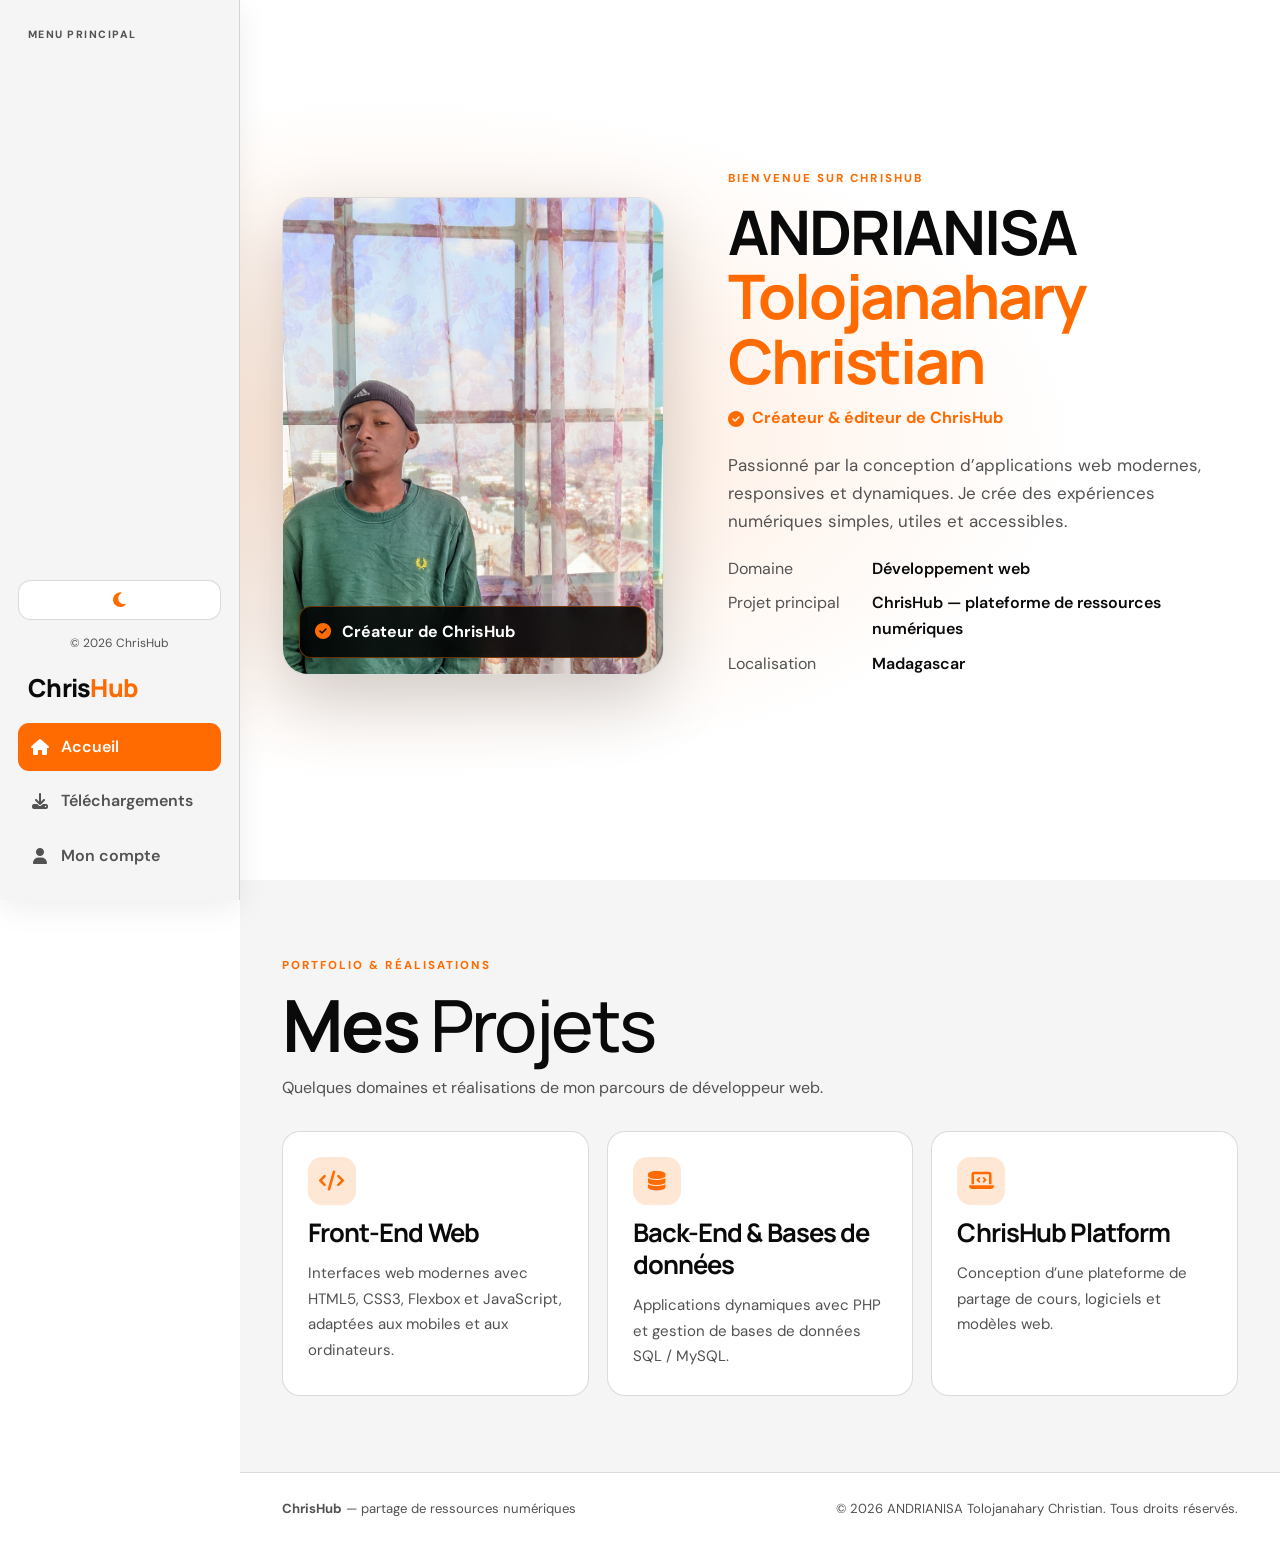
<file: index.html>
<!DOCTYPE html>
<html lang="fr"><head><meta charset="UTF-8"><meta name="viewport" content="width=device-width, initial-scale=1"><meta name="theme-color" content="#000000"><meta name="description" content="ChrisHub — portfolio du créateur et plateforme de ressources numériques."><link rel="preconnect" href="https://fonts.googleapis.com"><link rel="preconnect" href="https://fonts.gstatic.com" crossorigin><link href="https://fonts.googleapis.com/css2?family=DM+Sans:wght@400;500;600;700&family=Manrope:wght@400;500;600;700;800&display=swap" rel="stylesheet"><link rel="stylesheet" href="https://cdnjs.cloudflare.com/ajax/libs/font-awesome/6.5.0/css/all.min.css"><link rel="stylesheet" href="style.css"><title>Accueil | ChrisHub</title></head><body>
<div id="nav" data-page="accueil"></div><main>
<section class="creator-home"><div class="creator-layout wrap">
<figure class="creator-portrait"><img src="createur.jpg" alt="Portrait du créateur de ChrisHub"><figcaption><i class="fa-solid fa-circle-check"></i> Créateur de ChrisHub</figcaption></figure>
<div class="creator-copy"><p class="eyebrow">BIENVENUE SUR CHRISHUB</p><h1>ANDRIANISA <span>Tolojanahary Christian</span></h1><div class="ver"><i class="fa-solid fa-circle-check"></i> Créateur &amp; éditeur de ChrisHub</div>
<p class="intro">Passionné par la conception d’applications web modernes, responsives et dynamiques. Je crée des expériences numériques simples, utiles et accessibles.</p>
<dl class="creator-details"><dt>Domaine</dt><dd>Développement web</dd><dt>Projet principal</dt><dd>ChrisHub — plateforme de ressources numériques</dd><dt>Localisation</dt><dd>Madagascar</dd></dl>
</div>
</div></section>
<section class="sec projects-section" id="projets"><div class="wrap"><div class="hd projects-heading"><p class="eyebrow">PORTFOLIO &amp; RÉALISATIONS</p><h2>Mes <b>Projets</b></h2><p>Quelques domaines et réalisations de mon parcours de développeur web.</p></div>
<div class="cols project-cards"><article class="box project-card"><span class="project-icon"><i class="fa-solid fa-code"></i></span><h3>Front-End Web</h3><p>Interfaces web modernes avec HTML5, CSS3, Flexbox et JavaScript, adaptées aux mobiles et aux ordinateurs.</p></article><article class="box project-card"><span class="project-icon"><i class="fa-solid fa-database"></i></span><h3>Back-End &amp; Bases de données</h3><p>Applications dynamiques avec PHP et gestion de bases de données SQL / MySQL.</p></article><article class="box project-card"><span class="project-icon"><i class="fa-solid fa-laptop-code"></i></span><h3>ChrisHub Platform</h3><p>Conception d’une plateforme de partage de cours, logiciels et modèles web.</p></article></div></div></section>
</main><div id="foot"></div><script src="script.js"></script></body></html>
</file>
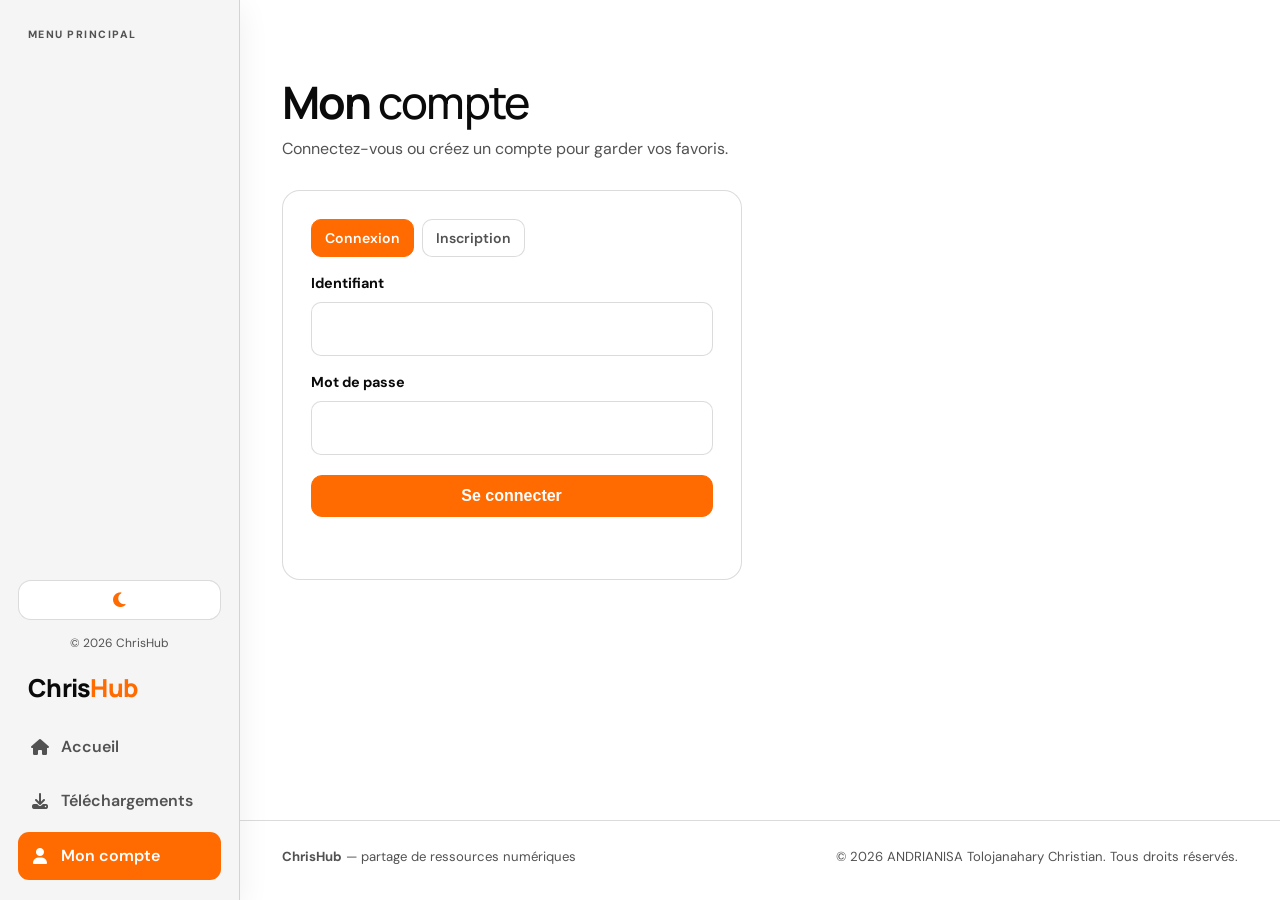
<file: compte.html>
<!DOCTYPE html>
<html lang="fr"><head><meta charset="UTF-8"><meta name="viewport" content="width=device-width, initial-scale=1">
<meta name="theme-color" content="#000000"><meta name="description" content="ChrisHub — ressources numériques, livres PDF, logiciels et modèles web.">
<link rel="preconnect" href="https://fonts.googleapis.com"><link rel="preconnect" href="https://fonts.gstatic.com" crossorigin>
<link href="https://fonts.googleapis.com/css2?family=DM+Sans:wght@400;500;600;700&family=Manrope:wght@400;500;600;700;800&display=swap" rel="stylesheet">
<link rel="stylesheet" href="https://cdnjs.cloudflare.com/ajax/libs/font-awesome/6.5.0/css/all.min.css"><link rel="stylesheet" href="style.css">
<title>Mon compte | ChrisHub</title></head><body>
<div id="nav" data-page="compte"></div><main><section class="sec" id="compte"><div class="wrap">
<div class="hd"><h2>Mon <b>compte</b></h2><p>Connectez-vous ou créez un compte pour garder vos favoris.</p></div>
<div class="acc">
<div hidden="" id="me"><h3>Connecté</h3><p style="color:var(--mute);margin:8px 0 18px">Bienvenue, <strong id="meName"></strong>.</p><button class="btn p" id="out2" type="button">Déconnexion</button></div>
<div id="forms"><div class="chips" id="tabs"><button aria-pressed="true" class="chip" data-t="login">Connexion</button><button aria-pressed="false" class="chip" data-t="signup">Inscription</button></div>
<form class="fm" id="login" novalidate=""><label for="lu">Identifiant</label><input autocomplete="username" id="lu"/><label for="lp">Mot de passe</label><input autocomplete="current-password" id="lp" type="password"/><button class="btn p fw">Se connecter</button><p class="msg" id="lmsg" role="status"></p></form>
<form class="fm" hidden="" id="signup" novalidate=""><label for="nom">Nom complet</label><input autocomplete="name" id="nom"/><label for="su">Identifiant</label><input autocomplete="username" id="su"/><label for="sp">Mot de passe</label><input autocomplete="new-password" id="sp" type="password"/><button class="btn p fw">S’inscrire</button><p class="msg" id="smsg" role="status"></p></form></div>
</div></div></section></main><div id="foot"></div><script src="script.js"></script></body></html>
</file>
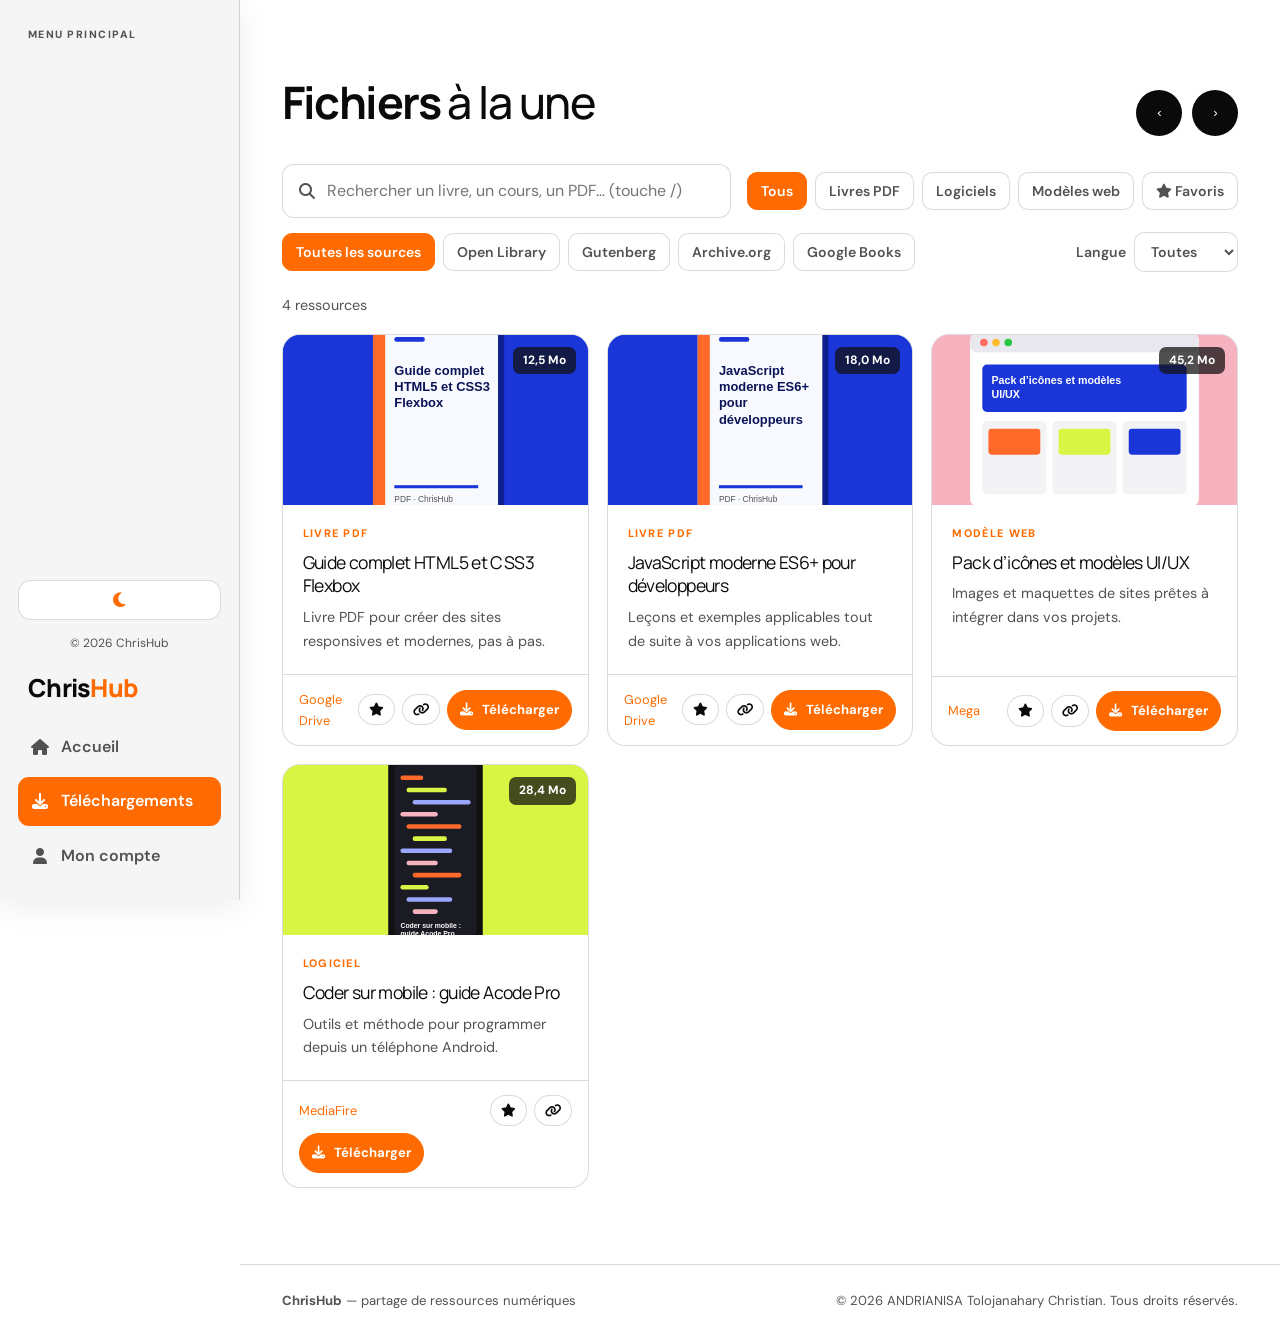
<file: telechargements.html>
<!DOCTYPE html>
<html lang="fr"><head><meta charset="UTF-8"><meta name="viewport" content="width=device-width, initial-scale=1">
<meta name="theme-color" content="#000000"><meta name="description" content="ChrisHub — ressources numériques, livres PDF, logiciels et modèles web.">
<link rel="preconnect" href="https://fonts.googleapis.com"><link rel="preconnect" href="https://fonts.gstatic.com" crossorigin>
<link href="https://fonts.googleapis.com/css2?family=DM+Sans:wght@400;500;600;700&family=Manrope:wght@400;500;600;700;800&display=swap" rel="stylesheet">
<link rel="stylesheet" href="https://cdnjs.cloudflare.com/ajax/libs/font-awesome/6.5.0/css/all.min.css"><link rel="stylesheet" href="style.css">
<title>Téléchargements | ChrisHub</title></head><body>
<div id="nav" data-page="telechargements"></div><main><section class="sec" id="telechargements"><div class="wrap">
<div class="dh"><h2>Fichiers <b>à la une</b></h2><div class="arrows"><button aria-label="Précédent" class="ib" id="prev">‹</button><button aria-label="Suivant" class="ib" id="next">›</button></div></div>
<div class="bar"><label class="search"><i class="fa-solid fa-magnifying-glass"></i><input aria-label="Rechercher" id="q" placeholder="Rechercher un livre, un cours, un PDF… (touche /)" type="search"/></label>
<div class="chips" id="chips"><button aria-pressed="true" class="chip" data-c="all">Tous</button><button aria-pressed="false" class="chip" data-c="livre">Livres PDF</button><button aria-pressed="false" class="chip" data-c="logiciel">Logiciels</button><button aria-pressed="false" class="chip" data-c="modele">Modèles web</button><button aria-pressed="false" class="chip" data-c="fav"><i class="fa-solid fa-star"></i> Favoris</button></div></div>
<div class="bar api-tools"><div class="chips" id="srcs" role="group" aria-label="Sources en ligne"><button aria-pressed="true" class="chip" data-s="all">Toutes les sources</button><button aria-pressed="false" class="chip" data-s="ol">Open Library</button><button aria-pressed="false" class="chip" data-s="gut">Gutenberg</button><button aria-pressed="false" class="chip" data-s="ia">Archive.org</button><button aria-pressed="false" class="chip" data-s="gb">Google Books</button></div>
<label class="lang-sel"><span>Langue</span><select id="lang"><option value="all">Toutes</option><option value="fr">Français</option><option value="en">English</option></select></label></div>
<p aria-live="polite" id="count" style="color:var(--mute);margin-bottom:16px"></p>
<div class="track" id="files"></div></div></section></main><div id="foot"></div><script src="script.js"></script></body></html>
</file>
<file: style.css>
:root{--bg:#000;--bg2:#0a0a0a;--card:#111;--ink:#fff;--mute:#a1a1a1;--line:rgba(255,255,255,.14);--acc:#ff6a2b;--acc2:#f5a30f;--on-acc:#000;--r:22px}
[data-theme=light]{--bg:#f3f3f1;--bg2:#e9e9e6;--card:#fff;--ink:#0a0a0a;--mute:#5c5c5c;--line:rgba(0,0,0,.14);--acc:#e2490f;--acc2:#a86000;--on-acc:#fff}

*{margin:0;padding:0;box-sizing:border-box}html{scroll-behavior:smooth}
body{font-family:'Inter Tight',system-ui,sans-serif;background:var(--bg);color:var(--ink);line-height:1.65}
h1,h2,h3{font-family:'Inter Tight',sans-serif;line-height:1.15;letter-spacing:-.02em}
a{color:inherit}.wrap{width:92%;max-width:1120px;margin:0 auto}.sec{padding:80px 0}.alt{background:var(--bg2)}
:focus-visible{outline:3px solid var(--acc2);outline-offset:2px}
.nav{position:sticky;top:0;z-index:50;background:color-mix(in srgb,var(--bg) 88%,transparent);backdrop-filter:blur(10px);border-bottom:1px solid var(--line)}
.nav .wrap{display:flex;align-items:center;justify-content:space-between;height:64px;gap:16px}
.logo{font:800 1.4rem 'Inter Tight',sans-serif;text-decoration:none}.logo b{color:var(--acc)}
.links{display:flex;gap:22px;align-items:center}.links a{text-decoration:none;color:var(--mute);font-weight:500}
.links a:hover,.links a[aria-current]{color:var(--ink)}.links a[aria-current]{border-bottom:2px solid var(--acc2)}
.ib{background:none;border:1px solid var(--line);color:var(--ink);width:38px;height:38px;border-radius:50%;cursor:pointer}

.btn{display:inline-flex;align-items:center;gap:8px;padding:12px 22px;border-radius:99px;font-weight:600;text-decoration:none;border:1px solid var(--line);background:none;color:var(--ink);cursor:pointer;font-size:1rem;transition:transform .2s}
.btn:hover{transform:translateY(-2px)}.btn.p{background:var(--acc);color:var(--on-acc);border-color:var(--acc)}
.hero{padding:96px 0 70px}.hero .wrap{display:grid;grid-template-columns:1.3fr 1fr;gap:48px;align-items:center}
.hero h1{font-size:clamp(2.3rem,5vw,3.8rem);margin-bottom:18px}.hero p{color:var(--mute);max-width:56ch;margin-bottom:28px;font-size:1.08rem}
.tag{display:inline-block;color:var(--acc2);font-weight:600;margin-bottom:14px}
.btns{display:flex;gap:12px;flex-wrap:wrap}
.hero figure{position:relative;border-radius:var(--r);overflow:hidden;border:1px solid var(--line);aspect-ratio:4/5}
.hero img,.photo img{width:100%;height:100%;object-fit:cover;object-position:center top;display:block}
.hero figcaption{position:absolute;left:12px;bottom:12px;background:var(--bg);padding:6px 12px;border-radius:8px;font-size:.85rem}
.hd{margin-bottom:34px}.hd h2{font-size:clamp(1.8rem,3.5vw,2.4rem)}.hd p{color:var(--mute)}
.bar{display:flex;gap:14px;flex-wrap:wrap;margin-bottom:28px}
.search{flex:1 1 260px;display:flex;align-items:center;gap:10px;background:var(--card);border:1px solid var(--line);border-radius:99px;padding:0 14px}
.search input{flex:1;background:none;border:0;color:var(--ink);padding:12px 0;font-size:1rem;outline:0}
.chips{display:flex;gap:8px;flex-wrap:wrap}.chip{padding:9px 16px;border-radius:99px;border:1px solid var(--line);background:none;color:var(--mute);cursor:pointer;font-size:.95rem}
.chip[aria-pressed=true]{background:var(--acc);color:var(--on-acc);border-color:var(--acc)}

.file{background:var(--card);border:1px solid var(--line);border-radius:var(--r);padding:22px;display:flex;flex-direction:column;gap:10px}
.file .top{display:flex;justify-content:space-between;align-items:center;color:var(--acc)}
.file .top span{color:var(--mute);font-size:.85rem}.file h3{font-size:1.15rem}.file p{color:var(--mute);font-size:.93rem;flex:1}
.file .ft{display:flex;gap:8px;align-items:center;padding-top:12px;border-top:1px solid var(--line)}
.file .host{flex:1;font-size:.85rem;color:var(--acc2)}.file .btn{padding:8px 14px;font-size:.9rem}
.fav.on{color:var(--acc2);border-color:var(--acc2)}
.empty{grid-column:1/-1;text-align:center;color:var(--mute);padding:30px}
.cols{display:grid;grid-template-columns:repeat(auto-fit,minmax(260px,1fr));gap:20px}
.box{background:var(--card);border:1px solid var(--line);border-radius:var(--r);padding:26px}.box h3{margin-bottom:8px;font-size:1.15rem}.box p,.box li{color:var(--mute);font-size:.95rem}
.box i.ic{color:var(--acc);font-size:1.4rem;margin-bottom:12px}
/* creator */
.id{display:grid;grid-template-columns:320px 1fr;gap:40px;background:var(--card);border:1px solid var(--line);border-radius:20px;padding:34px}
.photo{border-radius:var(--r);overflow:hidden;aspect-ratio:4/5;border:1px solid var(--line)}
.ver{display:inline-flex;align-items:center;gap:8px;color:var(--acc2);font-weight:600;margin:6px 0 14px}
dl{display:grid;grid-template-columns:140px 1fr;gap:8px 16px;margin:18px 0}dt{color:var(--mute)}dd{font-weight:500}
.tl{list-style:none;border-left:2px solid var(--line);margin-left:6px}.tl li{padding:0 0 22px 22px;position:relative}
.tl li::before{content:'';position:absolute;left:-7px;top:6px;width:12px;height:12px;border-radius:50%;background:var(--acc)}
.tl strong{color:var(--ink);display:block}
.pills{display:flex;flex-wrap:wrap;gap:8px}.pills span{padding:6px 14px;border:1px solid var(--line);border-radius:99px;font-size:.88rem}
.bars div{margin-bottom:14px}.bars label{display:flex;justify-content:space-between;font-size:.92rem;margin-bottom:5px}
.bars i{display:block;height:8px;background:var(--bg2);border-radius:9px;overflow:hidden}.bars i b{display:block;height:100%;background:var(--acc);border-radius:9px}
/* login */
.log{min-height:calc(100vh - 64px);display:grid;grid-template-columns:1fr 1fr}
.log .side{background:var(--bg2) center top/cover;position:relative}
.log .side div{position:absolute;inset:auto 0 0;padding:30px;background:linear-gradient(transparent,var(--bg))}
.log form{align-self:center;justify-self:center;width:min(400px,88%);padding:40px 0}
.log label{display:block;margin:16px 0 6px;font-weight:600;font-size:.92rem}
.log input{width:100%;padding:12px 14px;border-radius:99px;border:1px solid var(--line);background:var(--card);color:var(--ink);font-size:1rem}
.msg{margin-top:14px;min-height:1.5em;font-size:.92rem}.msg.err{color:#ff8b8b}.msg.ok{color:var(--acc2)}
footer{border-top:1px solid var(--line);padding:30px 0;color:var(--mute);font-size:.92rem}
footer .wrap{display:flex;justify-content:space-between;flex-wrap:wrap;gap:10px}
@media(max-width:800px){.links{display:none;position:absolute;top:64px;left:0;right:0;background:var(--bg);flex-direction:column;padding:20px;border-bottom:1px solid var(--line)}.links.open{display:flex}
.hero .wrap,.id,.log{grid-template-columns:1fr}.hero figure{max-width:320px}.log .side{height:260px}.id{padding:22px}.photo{max-width:300px}}
@media(prefers-reduced-motion:reduce){*{transition:none!important;scroll-behavior:auto!important}}

/* ===== v6 : style agence sombre ===== */
h1,h2,h3{font-weight:300;letter-spacing:-.035em}h2 b,h1 b{font-weight:500}
.btn{border-radius:99px}.btn.p{background:var(--ink);color:var(--bg);border-color:var(--ink)}
.chip{border-radius:99px}
.nav{background:transparent;backdrop-filter:none;border:0;position:absolute;left:0;right:0}
.nav .wrap{height:76px}.logo{font-weight:600;letter-spacing:-.04em}.logo b{color:var(--acc)}
.nl{display:flex;gap:26px}.nl a{text-decoration:none;color:var(--mute);font-size:.9rem}.nl a:hover,.nl a[aria-current]{color:var(--ink)}
.rb{width:52px;height:52px;border-radius:50%;border:1px solid var(--line);background:var(--ink);color:var(--bg);cursor:pointer;font-size:1.1rem;position:relative;z-index:120;transition:transform .25s}
.rb:hover{transform:rotate(90deg)}
.ov{position:fixed;inset:0;z-index:110;background:var(--bg);display:flex;flex-direction:column;justify-content:center;padding:0 8%;gap:4px;visibility:hidden;clip-path:circle(0 at calc(100% - 50px) 50px);transition:clip-path .55s cubic-bezier(.7,0,.2,1),visibility 0s .55s}
.ov.open{visibility:visible;clip-path:circle(150% at calc(100% - 50px) 50px);transition:clip-path .55s cubic-bezier(.7,0,.2,1)}
.ov a{font-size:clamp(2rem,7vw,3.6rem);font-weight:300;letter-spacing:-.04em;text-decoration:none;color:var(--mute);width:max-content}.ov a:hover,.ov a[aria-current]{color:var(--ink)}
.ov .foot{margin-top:28px;display:flex;gap:12px;flex-wrap:wrap}
.hero{position:relative;overflow:hidden;min-height:92vh;display:flex;align-items:center;justify-content:center;text-align:center;padding:120px 0 90px;background:radial-gradient(ellipse 80% 38% at 50% 112%,var(--acc) 0,#d9480f66 40%,transparent 72%),radial-gradient(ellipse 40% 25% at 82% 100%,var(--acc2)99,transparent 70%)}
[data-theme=light] .hero{background:radial-gradient(ellipse 80% 38% at 50% 112%,#ff8a4f 0,#ffb27d66 45%,transparent 72%)}
.hero .wrap{display:block}.hero h1{font-size:clamp(2.6rem,8.5vw,6rem);max-width:12ch;margin:0 auto 22px}
.hero p{margin:0 auto 30px;font-size:1rem}.pill{display:inline-block;border:1px solid var(--line);border-radius:99px;padding:6px 16px;font-size:.8rem;color:var(--mute);margin-bottom:26px;background:var(--bg2)}
.hero .btns{justify-content:center}
.fl{position:absolute;font-size:.7rem;font-weight:600;padding:4px 10px;border-radius:4px;color:#000}.fl::before{content:"";position:absolute;width:0;height:0;border:6px solid transparent}
.f1{left:12%;top:46%;background:var(--acc2)}.f1::before{right:-6px;top:-10px;border-bottom-color:var(--acc2)}
.f2{right:12%;top:40%;background:var(--acc)}.f2::before{left:-6px;top:-10px;border-bottom-color:var(--acc)}
@media(max-width:800px){.f1,.f2{display:none}}
.dh{display:flex;justify-content:space-between;align-items:flex-end;gap:16px;margin-bottom:26px}.dh h2{font-size:clamp(2rem,4.5vw,3rem)}
.arrows{display:flex;gap:10px}.arrows .ib{background:var(--ink);color:var(--bg);width:46px;height:46px}
.track{display:flex;gap:18px;overflow-x:auto;scroll-snap-type:x mandatory;padding-bottom:14px;scrollbar-width:none}.track::-webkit-scrollbar{display:none}
.file{flex:0 0 min(360px,80vw);scroll-snap-align:start;padding:0;overflow:hidden;gap:0;border-radius:var(--r)}
.pv{height:210px;display:grid;place-items:center;position:relative;color:#fff}.pv i{font-size:4rem}
.pv span{position:absolute;right:14px;top:14px;font-size:.78rem;background:#00000040;border-radius:99px;padding:3px 12px}
.pv.livre{background:#1a35d8}.pv.logiciel{background:#d7f542;color:#111}.pv.modele{background:#f7b2c0;color:#111}
.file .in{padding:20px;display:flex;flex-direction:column;gap:8px;flex:1}.file .in h3{font-size:1.25rem;font-weight:400}
.file .ft{padding:16px 20px;border-top:1px solid var(--line)}.file .btn{border-radius:99px}.file .btn.p{padding:8px 16px}
.empty{flex:1;padding:50px 0;text-align:left}
.cr{display:grid;grid-template-columns:200px 1fr;gap:40px;align-items:center}.cr img{width:200px;height:200px;border-radius:50%;object-fit:cover;object-position:center 15%;border:1px solid var(--line)}
.cr h2{font-size:clamp(1.8rem,4vw,2.8rem);margin-bottom:12px}.cr p{color:var(--mute);margin-bottom:20px;max-width:60ch}
@media(max-width:800px){.cr{grid-template-columns:1fr}.log .side{display:none}.nav{position:absolute}.log{grid-template-columns:1fr}}
.id,.box{border-radius:var(--r)}.log input{border-radius:99px;padding:13px 18px}

/* ===== v7 : flexbox total, menu sans bouton rond ===== */
html{scroll-padding-top:20px}
.nav{position:absolute;top:0;left:0;right:0;z-index:50}
.nvf{display:flex;flex-wrap:wrap;align-items:center;justify-content:space-between;gap:10px 24px;min-height:76px;padding:12px 0;height:auto}
.nl{display:flex;flex-wrap:wrap;align-items:center;gap:6px 22px}
.nl a,.tb{font-size:.92rem;color:var(--mute);text-decoration:none;white-space:nowrap}
.tb{background:none;border:1px solid var(--line);border-radius:99px;padding:5px 14px;cursor:pointer;font-family:inherit}
.tb:hover,.nl a:hover,.nl a[aria-current]{color:var(--ink)}
@media(max-width:800px){.nvf{flex-direction:column;align-items:flex-start;gap:4px}.nl{flex-wrap:nowrap;overflow-x:auto;width:100%;scrollbar-width:none;padding-bottom:6px}.nl::-webkit-scrollbar{display:none}}
.cols{display:flex;flex-wrap:wrap;gap:20px}.cols>*{flex:1 1 260px}
.id{display:flex;flex-wrap:wrap;gap:36px;align-items:flex-start;padding:30px}
.id .photo{flex:0 1 300px;width:300px;max-width:100%}.id>div:last-child{flex:1 1 320px;min-width:0}
dl{display:flex;flex-wrap:wrap;gap:8px 16px}dt{flex:0 0 120px}dd{flex:1 1 200px}
.btns{display:flex;flex-wrap:wrap;gap:12px}
.log{display:flex;justify-content:center;align-items:center;min-height:100vh;padding:110px 0 50px}
.log form{flex:0 1 420px;width:auto;max-width:90%;padding:0}.log form{align-self:auto;justify-self:auto}
.dh{flex-wrap:wrap}.bar{align-items:center}
.hero{min-height:88vh;padding:130px 0 90px}
.empty{grid-column:auto}

.pv img{position:absolute;inset:0;width:100%;height:100%;object-fit:cover;display:block}.pv span{z-index:1;background:#000000a0;color:#fff}

/* ===== v9 : navbar (téléphone) / sidebar (ordinateur) ===== */
html{scroll-padding-top:120px}
.nav{position:sticky;top:0;left:auto;right:auto;z-index:50;background:var(--bg);border-bottom:1px solid var(--line)}
.nvf{display:flex;flex-wrap:wrap;align-items:center;justify-content:space-between;gap:6px 14px;padding:10px 4%;min-height:0;width:100%;max-width:none;margin:0}
.nvf .logo{order:1}.nact{order:2;display:flex;gap:8px}.nvf .nl{order:3;width:100%;flex-wrap:nowrap;overflow-x:auto;scrollbar-width:none;gap:18px}.nl::-webkit-scrollbar{display:none}
.nl a[aria-current]{color:var(--ink);border-bottom:2px solid var(--acc)}
.hero{padding:70px 0 80px;min-height:80vh}
.acc{background:var(--card);border:1px solid var(--line);border-radius:var(--r);padding:28px;max-width:460px}
.acc .chips{margin-bottom:6px}
.fm label{display:block;margin:16px 0 6px;font-weight:600;font-size:.92rem}
.fm input{width:100%;padding:13px 18px;border-radius:99px;border:1px solid var(--line);background:var(--bg);color:var(--ink);font-size:1rem}
.fw{width:100%;justify-content:center;margin-top:22px}
[hidden]{display:none!important}
@media(min-width:900px){
body{padding-left:250px}
.nav{position:fixed;top:0;left:0;bottom:0;width:250px;border-bottom:0;border-right:1px solid var(--line)}
.nvf{flex-direction:column;align-items:stretch;justify-content:flex-start;height:100%;padding:30px 24px;gap:28px}
.nvf .nl{order:2;flex-direction:column;align-items:flex-start;overflow:visible;gap:6px;width:100%}
.nl a{padding:10px 14px;border-radius:12px;width:100%;font-size:1rem;border:0}.nl a:hover{background:var(--bg2)}
.nl a[aria-current]{background:var(--bg2);border:0}
.nact{order:3;margin-top:auto;flex-direction:column}.tb{text-align:center;padding:9px 14px}
.nvf .logo{font-size:1.6rem}html{scroll-padding-top:20px}}


/* ChrisHub refresh — responsive multi-page layout */
:root{--bg:#10131b;--bg2:#151a24;--card:#1a202c;--ink:#f4f6fb;--mute:#a5afbf;--line:rgba(255,255,255,.10);--acc:#ff784f;--acc2:#ffb36b;--on-acc:#17191f;--r:18px}
[data-theme="light"]{--bg:#f4f6fa;--bg2:#edf0f5;--card:#fff;--ink:#172033;--mute:#647086;--line:rgba(24,37,59,.12);--acc:#e85e37;--acc2:#a94a2d;--on-acc:#fff}
*{box-sizing:border-box}
html{scroll-behavior:smooth}
body{margin:0;min-height:100vh;background:var(--bg);color:var(--ink);font-family:"DM Sans",system-ui,sans-serif;line-height:1.65}
h1,h2,h3,.logo{font-family:"Manrope","DM Sans",sans-serif}
h1,h2,h3{font-weight:700;letter-spacing:-.035em}
.wrap{width:min(1120px,92%);margin-inline:auto}
main{min-height:calc(100vh - 80px)}
.nav{z-index:100;background:var(--card);border:0;border-bottom:1px solid var(--line);box-shadow:0 8px 30px #00000012}
.nvf{display:flex;align-items:center;gap:14px;min-height:68px;padding:10px 4%;width:100%;max-width:none;margin:0}
.logo{display:flex;flex-direction:column;text-decoration:none;font-size:1.45rem;font-weight:800;line-height:1.15;white-space:nowrap}
.logo span{color:var(--acc);display:inline}
.logo small{font:600 .55rem "DM Sans",sans-serif;letter-spacing:.14em;color:var(--mute);margin-top:5px}
.nav-label{display:none}
.nl{display:flex;align-items:center;gap:5px;min-width:0}
.nl a{display:flex;align-items:center;gap:10px;padding:10px 13px;border-radius:11px;text-decoration:none;color:var(--mute);font-weight:600;white-space:nowrap;transition:background .2s,color .2s}
.nl a i{width:18px;text-align:center}
.nl a:hover,.nl a[aria-current]{background:var(--bg2);color:var(--ink)}
.nl a[aria-current] i{color:var(--acc)}
.nav-bottom{display:flex;align-items:center;gap:12px;margin-left:auto}
.nav-bottom p{font-size:.75rem;color:var(--mute);margin:0}
.tb{border:1px solid var(--line);background:var(--bg2);color:var(--ink);border-radius:10px;padding:9px 12px;cursor:pointer;font:600 .82rem "DM Sans",sans-serif;white-space:nowrap}
.hero{min-height: min(740px,84vh);padding:100px 0 90px;display:flex;align-items:center;text-align:left;background:radial-gradient(ellipse at 75% 80%,color-mix(in srgb,var(--acc) 20%,transparent),transparent 48%),var(--bg);position:relative}
.hero .wrap{width:min(980px,88%)}
.hero .pill{display:inline-flex;background:var(--card);border:1px solid var(--line);border-radius:99px;padding:7px 15px;color:var(--acc2);font-weight:700;font-size:.82rem;margin-bottom:25px}
.hero h1{font-size:clamp(2.7rem,7vw,5.8rem);max-width:850px;line-height:1.05;margin:0 0 22px}
.hero h1 b{color:var(--acc);font-weight:800}
.hero p{max-width:620px;color:var(--mute);font-size:1.08rem;margin:0 0 30px}
.btn{display:inline-flex;align-items:center;justify-content:center;gap:9px;border:1px solid var(--line);border-radius:11px;padding:11px 17px;color:var(--ink);background:var(--card);font-weight:700;text-decoration:none;cursor:pointer;transition:transform .2s,background .2s}
.btn:hover{transform:translateY(-2px)}.btn.p{background:var(--acc);border-color:var(--acc);color:var(--on-acc)}
.btns{display:flex;flex-wrap:wrap;gap:12px}
.sec{padding:76px 0}.sec.alt{background:var(--bg2)}
.dh,.hd{margin-bottom:28px}.dh h2,.hd h2{font-size:clamp(1.9rem,4vw,2.8rem);margin:0 0 8px}
.hd p,.hd>p{color:var(--mute)}
.bar{display:flex;align-items:center;justify-content:space-between;gap:16px;flex-wrap:wrap;margin-bottom:22px}
.search{flex:1 1 260px;display:flex;align-items:center;gap:12px;padding:0 16px;border:1px solid var(--line);background:var(--card);border-radius:12px;color:var(--mute)}
.search input{width:100%;min-width:0;padding:13px 0;border:0;outline:0;background:transparent;color:var(--ink);font:inherit}
.chips{display:flex;gap:8px;flex-wrap:wrap}
.chip{border:1px solid var(--line);background:var(--card);color:var(--mute);border-radius:10px;padding:9px 13px;font:600 .88rem "DM Sans",sans-serif;cursor:pointer}
.chip[aria-pressed=true]{background:var(--acc);border-color:var(--acc);color:var(--on-acc)}
#count{color:var(--mute);font-size:.9rem;margin:0 0 14px}
.track{display:flex;flex-wrap:wrap;gap:18px;overflow:visible;padding:0}
.file{display:flex;flex:1 1 285px;min-width:0;max-width:calc(33.333% - 12px);flex-direction:column;overflow:hidden;padding:0;gap:0;background:var(--card);border:1px solid var(--line);border-radius:var(--r);transition:transform .2s,border-color .2s}
.file:hover{transform:translateY(-4px);border-color:color-mix(in srgb,var(--acc) 55%,var(--line))}
.pv{height:170px;position:relative;display:grid;place-items:center;overflow:hidden;background:var(--bg2)}
.pv img{width:100%;height:100%;object-fit:cover;position:absolute;inset:0}
.pv span{position:absolute;right:12px;top:12px;padding:4px 10px;border-radius:7px;background:#111b;color:#fff;font-size:.75rem;font-weight:700}
.file .in{display:flex;flex:1;flex-direction:column;gap:8px;padding:20px}
.file-type{font-size:.68rem;letter-spacing:.12em;font-weight:800;color:var(--acc)}
.file .in h3{font-size:1.1rem;line-height:1.35;margin:0}
.file .in p{font-size:.9rem;color:var(--mute);margin:0}
.file .ft{display:flex;align-items:center;gap:7px;flex-wrap:wrap;padding:14px 16px;border-top:1px solid var(--line)}
.file .host{flex:1;font-size:.8rem;color:var(--mute)}
.file .ft .btn{padding:8px 10px;font-size:.82rem}
.file .ft .btn.p{padding-inline:12px}
.fav.on{color:var(--acc2);border-color:var(--acc2)}
.empty{width:100%;padding:35px;color:var(--mute);text-align:center}
.cols{display:flex;flex-wrap:wrap;gap:18px}
.cols>*{flex:1 1 250px;min-width:0}
.box{padding:25px;background:var(--card);border:1px solid var(--line);border-radius:var(--r)}
.box h3{font-size:1.1rem;margin:8px 0}
.box p,.box li{color:var(--mute);font-size:.94rem}
.box i.ic{font-size:1.5rem;color:var(--acc)}
.id{display:flex;flex-wrap:wrap;align-items:center;gap:32px;padding:28px;background:var(--card);border:1px solid var(--line);border-radius:var(--r)}
.id .photo{flex:0 1 260px;width:260px;max-width:100%;aspect-ratio:4/5;overflow:hidden;border-radius:14px}
.id .photo img{width:100%;height:100%;object-fit:cover}
.id>div:last-child{flex:1 1 340px;min-width:0}
.id h2{overflow-wrap:anywhere}
.ver{color:var(--acc2);font-weight:700;margin:8px 0 14px}
dl{display:flex;flex-wrap:wrap;gap:8px 14px;margin:20px 0}
dt{flex:0 0 110px;color:var(--mute)}dd{flex:1 1 220px;margin:0;font-weight:600}
.acc{width:min(100%,520px);padding:28px;background:var(--card);border:1px solid var(--line);border-radius:var(--r)}
.fm label{display:block;margin:15px 0 6px;font-weight:700;font-size:.9rem}
.fm input{width:100%;padding:13px 15px;border:1px solid var(--line);border-radius:10px;background:var(--bg);color:var(--ink);font:inherit}
.fw{width:100%;margin-top:20px}
.msg{min-height:1.5em;margin-top:12px;font-size:.9rem}.msg.err{color:#e46d6d}.msg.ok{color:#3caf83}
[hidden]{display:none!important}
footer{padding:25px 0;border-top:1px solid var(--line);color:var(--mute);font-size:.82rem}
footer .wrap{display:flex;justify-content:space-between;flex-wrap:wrap;gap:10px}
@media(min-width:980px){
 body{padding-left:264px}
 .nav{position:fixed;inset:0 auto 0 0;width:264px;border-right:1px solid var(--line);border-bottom:0}
 .nvf{height:100%;min-height:100vh;flex-direction:column;align-items:stretch;padding:34px 20px 22px;gap:26px}
 .nav-label{display:block;color:var(--mute);font-size:.68rem;letter-spacing:.14em;font-weight:800;padding:0 12px}
 .nl{flex-direction:column;align-items:stretch;gap:7px}
 .nl a{padding:13px 14px}
 .nav-bottom{margin: auto 0 0;flex-direction:column;align-items:stretch;gap:16px}
 .nav-bottom p{text-align:center}
 .hero{min-height:calc(100vh - 20px)}
}
@media(max-width:979px){
 .nvf{flex-wrap:wrap;gap:8px 14px;padding:10px 4%}
 .logo{font-size:1.25rem}
 .nl{order:3;width:100%;overflow-x:auto;scrollbar-width:none;padding-bottom:2px}
 .nl::-webkit-scrollbar{display:none}
 .nl a{font-size:.84rem;padding:8px 10px}
 .nl a i{display:none}
 .nav-bottom{margin-left:auto}
 .nav-bottom p{display:none}
 .tb{font-size:.75rem;padding:8px}
 .hero{min-height:70vh;padding:80px 0}
 .sec{padding:58px 0}
 .file{max-width:calc(50% - 9px)}
}
@media(max-width:600px){
 .nvf{padding:9px 4%;gap:8px}
 .logo{font-size:1.12rem}.logo small{font-size:.48rem}
 .nav-bottom{margin-left:auto}
 .tb{font-size:0;padding:9px 11px}.tb i{font-size:.95rem}
 .nl{gap:3px}.nl a{font-size:.78rem;padding:8px 9px}
 .hero{min-height:64vh;padding:65px 0}
 .hero h1{font-size:clamp(2.45rem,12vw,3.8rem)}
 .hero p{font-size:.98rem}
 .sec{padding:48px 0}
 .bar{align-items:stretch}.search{flex-basis:100%}
 .chips{gap:6px}.chip{font-size:.78rem;padding:8px 10px}
 .file{flex-basis:100%;max-width:100%}
 .pv{height:190px}
 .id{padding:18px;gap:20px}.id .photo{flex-basis:100%;width:100%;max-width:230px;aspect-ratio:1/1}
 dl{display:grid;grid-template-columns:1fr;gap:3px}dd{margin-bottom:10px}
 .acc{padding:20px}
 footer .wrap{flex-direction:column}
}
@media(prefers-reduced-motion:reduce){*,*::before,*::after{scroll-behavior:auto!important;transition:none!important;animation:none!important}}

/* Accueil créateur + portfolio — mise à jour */
.creator-home{min-height:calc(100vh - 70px);display:flex;align-items:center;padding:64px 0 72px;background:radial-gradient(ellipse at 12% 50%,color-mix(in srgb,var(--acc) 13%,transparent),transparent 52%),var(--bg)}
.creator-layout{display:flex;align-items:center;gap:clamp(30px,5vw,76px);width:min(1120px,92%)}
.creator-portrait{position:relative;flex:0 1 390px;min-width:0;aspect-ratio:4/5;margin:0;overflow:hidden;border:1px solid var(--line);border-radius:26px;background:var(--card);box-shadow:0 24px 70px #00000030}
.creator-portrait img{display:block;width:100%;height:100%;object-fit:cover;object-position:center 25%}
.creator-portrait figcaption{position:absolute;left:16px;right:16px;bottom:16px;padding:12px 15px;border:1px solid #ffffff2b;border-radius:12px;background:#111c;color:#fff;backdrop-filter:blur(12px);font-weight:700}
.creator-portrait figcaption i{color:#69d6a0;margin-right:7px}.creator-copy{flex:1 1 520px;min-width:0}
.creator-copy .pill{display:inline-flex;align-items:center;gap:8px;margin:0 0 22px;padding:8px 14px}.eyebrow{font-size:.72rem;letter-spacing:.18em;font-weight:800;color:var(--acc);margin:0 0 12px}
.creator-copy h1{font-size:clamp(2.25rem,4.8vw,4.25rem);line-height:1.05;overflow-wrap:anywhere;margin:0 0 12px}.creator-copy h1 span{display:block;color:var(--acc)}
.creator-copy .ver{margin:0 0 20px}.creator-copy .intro{max-width:62ch;color:var(--mute);font-size:1.06rem;margin:0 0 18px}
.creator-details{display:grid;grid-template-columns:130px 1fr;gap:8px 14px;margin:20px 0 26px}.creator-details dt{color:var(--mute)}.creator-details dd{margin:0;font-weight:600}
.projects-section{background:var(--bg2)}.projects-heading{margin-bottom:30px}.projects-heading h2{font-size:clamp(2.8rem,6vw,4.5rem);line-height:1.05;margin:0 0 12px}.projects-heading>p:last-child{color:var(--mute)}
.project-cards{align-items:stretch}.project-card{min-height:220px}.project-card h3{font-size:clamp(1.3rem,2vw,1.65rem);line-height:1.25;margin:12px 0}.project-card p{line-height:1.7}
.project-icon{display:grid;place-items:center;width:48px;height:48px;border-radius:14px;background:color-mix(in srgb,var(--acc) 15%,var(--card));color:var(--acc);font-size:1.25rem}.logo small{display:none!important}
@media(max-width:760px){.creator-home{min-height:0;padding:38px 0 52px}.creator-layout{flex-direction:column;align-items:stretch;gap:28px}.creator-portrait{flex:0 1 auto;width:min(100%,340px);align-self:center;aspect-ratio:4/4.5}.creator-copy{flex:1 1 auto}.creator-copy h1{font-size:clamp(2rem,9vw,3.25rem)}.creator-copy .intro{font-size:1rem}.creator-details{grid-template-columns:1fr;gap:2px}.creator-details dd{margin-bottom:9px}.projects-heading h2{font-size:clamp(2.6rem,12vw,3.8rem)}}
@media(min-width:980px){.creator-home{min-height:calc(100vh - 20px)}}

/* ===== ChrisHub V3 : palette cuivre mature + menu latéral ===== */
:root{
 --bg:#171817;--bg2:#20221f;--card:#242622;--ink:#f1eee8;--mute:#aaa79e;
 --line:rgba(230,222,207,.14);--acc:#b87552;--acc2:#d0a17d;--on-acc:#171412;
}
[data-theme=light]{
 --bg:#f4f1eb;--bg2:#eae5dc;--card:#fffdf8;--ink:#28251f;--mute:#777166;
 --line:rgba(63,51,38,.16);--acc:#a96343;--acc2:#80533d;--on-acc:#fffaf4;
}
.btn.p,.chip[aria-pressed=true]{background:var(--acc);border-color:var(--acc);color:var(--on-acc)}
.nav{background:var(--bg);border-color:var(--line)}
.nl a{border-radius:12px;transition:background .18s,color .18s}
.nl a:hover,.nl a[aria-current]{background:color-mix(in srgb,var(--acc) 13%,var(--bg));color:var(--ink)}
.nl a[aria-current]{border:0;border-left:3px solid var(--acc);padding-left:11px}
.tb.theme-toggle{display:grid;place-items:center;width:42px;height:42px;padding:0;border:1px solid var(--line);border-radius:13px;background:var(--card);color:var(--acc2);font-size:1.05rem;cursor:pointer}
.tb.theme-toggle:hover{background:color-mix(in srgb,var(--acc) 13%,var(--card))}
.logo{color:var(--ink)}.logo span,.logo b{color:var(--acc)}
.eyebrow,.file-type{color:var(--acc2)}
.creator-copy h1 span{color:var(--acc)}
.project-icon{background:color-mix(in srgb,var(--acc) 15%,var(--card));color:var(--acc2)}
.fav.on{color:var(--acc2);border-color:var(--acc2)}
.file .host{color:var(--acc2)}
:focus-visible{outline-color:var(--acc2)}
/* Les seuls liens de navigation entre pages sont ceux du menu latéral. */
.creator-copy .btns{display:none!important}
@media(min-width:980px){
 body{padding-left:264px}
 .nav{position:fixed;inset:0 auto 0 0;width:264px;overflow-y:auto}
 .nvf{height:100%;min-height:100vh;display:flex;flex-direction:column;align-items:stretch;padding:34px 20px 22px;gap:26px}
 .nav-label{display:block;color:var(--mute);font-size:.68rem;letter-spacing:.14em;font-weight:800;padding:0 12px}
 .nl{display:flex;flex-direction:column;align-items:stretch;gap:7px;width:100%}
 .nl a{display:flex;align-items:center;gap:13px;padding:13px 14px;text-decoration:none}
 .nav-bottom{margin-top:auto;display:flex;flex-direction:column;align-items:stretch;gap:16px}
 .nav-bottom p{text-align:center;color:var(--mute);font-size:.75rem}
}
@media(max-width:979px){
 body{padding-left:0}
 .nav{position:sticky;top:0;z-index:100;width:100%;border-right:0;border-bottom:1px solid var(--line)}
 .nvf{display:flex;flex-wrap:wrap;align-items:center;gap:8px 14px;padding:10px 4%;min-height:0}
 .nvf .logo{order:1}
 .nvf .nl{order:3;display:flex;flex-direction:row;flex-wrap:nowrap;overflow-x:auto;width:100%;gap:8px;padding-bottom:2px}
 .nl a{display:flex;align-items:center;gap:7px;padding:8px 11px;white-space:nowrap;text-decoration:none;font-size:.84rem}
 .nl a[aria-current]{border-left:0;border-bottom:2px solid var(--acc);padding-left:11px}
 .nav-bottom{order:2;margin-left:auto;display:flex}
 .nav-bottom p{display:none}
 .tb.theme-toggle{width:38px;height:38px}
}
@media(max-width:600px){
 .nvf{padding:9px 4%;gap:7px}
 .nl a{font-size:.78rem;padding:7px 9px}
 .nl a[aria-current]{padding-left:9px}
}


/* ===== ChrisHub V4 : Orange, Noir & Blanc + Navbar compacte + Sidebar ===== */
:root{
 --bg:#000000;
 --bg2:#0d0d0d;
 --card:#141414;
 --ink:#ffffff;
 --mute:#b5b5b5;
 --line:rgba(255,255,255,.16);
 --acc:#ff6b00;
 --acc2:#ff8c24;
 --on-acc:#ffffff;
}
[data-theme="light"]{
 --bg:#ffffff;
 --bg2:#f5f5f5;
 --card:#ffffff;
 --ink:#0a0a0a;
 --mute:#525252;
 --line:rgba(0,0,0,.14);
 --acc:#ff6b00;
 --acc2:#d95800;
 --on-acc:#ffffff;
}

body{
 background:var(--bg);
 color:var(--ink);
}

/* Logo ChrisHub mahitsy (ligne tokana, tsy mivaha) */
.logo{
 display:inline-flex !important;
 flex-direction:row !important;
 align-items:center;
 white-space:nowrap !important;
 font-size:1.35rem !important;
 font-weight:800 !important;
 letter-spacing:-.03em;
 color:var(--ink) !important;
 line-height:1 !important;
}
.logo span,.logo b{
 display:inline !important;
 color:var(--acc) !important;
}

/* Accents dominants Orange / Noir / Blanc */
.btn.p,.chip[aria-pressed=true]{
 background:var(--acc) !important;
 border-color:var(--acc) !important;
 color:var(--on-acc) !important;
}
.btn.p:hover{
 background:var(--acc2) !important;
 border-color:var(--acc2) !important;
}
.eyebrow,.file-type,.ver,.file .host{
 color:var(--acc) !important;
}
.creator-copy h1 span{
 color:var(--acc) !important;
}
.project-icon{
 background:color-mix(in srgb,var(--acc) 16%,var(--card)) !important;
 color:var(--acc) !important;
}
.fav.on{
 color:var(--acc) !important;
 border-color:var(--acc) !important;
}
.tb.theme-toggle{
 background:var(--card) !important;
 border-color:var(--line) !important;
 color:var(--acc) !important;
}
.tb.theme-toggle:hover{
 background:var(--acc) !important;
 color:var(--on-acc) !important;
 border-color:var(--acc) !important;
}
.creator-home{
 background:radial-gradient(ellipse at 14% 50%,color-mix(in srgb,var(--acc) 16%,transparent),transparent 55%),var(--bg) !important;
}
.creator-portrait{
 border-color:var(--line) !important;
}
.creator-portrait figcaption{
 background:#000000d9 !important;
 color:#ffffff !important;
 border-color:rgba(255,107,0,.4) !important;
}
.creator-portrait figcaption i{
 color:var(--acc) !important;
}

/* Desktop : Sidebar à gauche */
@media(min-width:980px){
 body{padding-left:240px !important}
 .nav{
  position:fixed !important;
  inset:0 auto 0 0 !important;
  width:240px !important;
  background:var(--bg2) !important;
  border-right:1px solid var(--line) !important;
  border-bottom:0 !important;
 }
 .nvf{
  height:100% !important;
  min-height:100vh !important;
  display:flex !important;
  flex-direction:column !important;
  align-items:stretch !important;
  padding:26px 18px 20px !important;
  gap:22px !important;
 }
 .nvf .logo{
  font-size:1.55rem !important;
  padding:0 10px;
 }
 .nav-label{
  display:block !important;
  color:var(--mute) !important;
  font-size:.66rem !important;
  letter-spacing:.14em !important;
  font-weight:800 !important;
  padding:0 10px !important;
 }
 .nl{
  display:flex !important;
  flex-direction:column !important;
  align-items:stretch !important;
  gap:6px !important;
  width:100% !important;
 }
 .nl a{
  display:flex !important;
  align-items:center !important;
  gap:12px !important;
  padding:11px 13px !important;
  border-radius:11px !important;
  color:var(--mute) !important;
  font-weight:600 !important;
 }
 .nl a i{
  width:18px;
  text-align:center;
 }
 .nl a:hover{
  background:color-mix(in srgb,var(--acc) 12%,var(--bg2)) !important;
  color:var(--ink) !important;
 }
 .nl a[aria-current]{
  background:var(--acc) !important;
  color:#ffffff !important;
  border:0 !important;
 }
 .nl a[aria-current] i{
  color:#ffffff !important;
 }
 .nav-bottom{
  margin-top:auto !important;
  display:flex !important;
  flex-direction:column !important;
  align-items:stretch !important;
  gap:14px !important;
 }
 .nav-bottom .tb.theme-toggle{
  width:100% !important;
  height:40px !important;
  display:flex !important;
  align-items:center;
  justify-content:center;
  gap:8px;
 }
}

/* Mobile / Tablette : Navbar fohy (compacte) + Menu Sidebar coulissant (drawer) */
@media(max-width:979px){
 body{padding-left:0 !important}
 .nav{
  position:sticky !important;
  top:0 !important;
  z-index:200 !important;
  width:100% !important;
  background:var(--bg) !important;
  border-bottom:1px solid var(--line) !important;
  border-right:0 !important;
 }
 .nvf{
  display:flex !important;
  flex-direction:row !important;
  flex-wrap:nowrap !important;
  align-items:center !important;
  justify-content:space-between !important;
  height:52px !important;
  min-height:52px !important;
  padding:0 4% !important;
  gap:10px !important;
 }
 .nvf .logo{
  order:2 !important;
  font-size:1.25rem !important;
 }
 .menu-btn{
  order:1 !important;
  display:inline-flex !important;
  align-items:center;
  justify-content:center;
  width:36px;
  height:36px;
  border-radius:10px;
  border:1px solid var(--line);
  background:var(--card);
  color:var(--ink);
  font-size:1rem;
  cursor:pointer;
 }
 .menu-btn:hover{
  border-color:var(--acc);
  color:var(--acc);
 }
 .nav-bottom{
  order:3 !important;
  margin-left:0 !important;
  display:flex !important;
  align-items:center !important;
 }
 .nav-bottom p{display:none !important}
 .tb.theme-toggle{
  width:36px !important;
  height:36px !important;
  border-radius:10px !important;
 }

 /* Drawer Sidebar sur mobile */
 .sidebar-drawer{
  position:fixed !important;
  inset:0 auto 0 0 !important;
  width:255px !important;
  max-width:80vw !important;
  height:100vh !important;
  background:var(--bg2) !important;
  border-right:1px solid var(--line) !important;
  padding:22px 16px !important;
  display:flex !important;
  flex-direction:column !important;
  gap:18px !important;
  z-index:300 !important;
  transform:translateX(-105%);
  transition:transform .28s ease !important;
 }
 .sidebar-drawer.open{
  transform:translateX(0) !important;
 }
 .drawer-head{
  display:flex !important;
  align-items:center;
  justify-content:space-between;
  padding-bottom:12px;
  border-bottom:1px solid var(--line);
 }
 .drawer-close{
  width:34px;
  height:34px;
  border-radius:9px;
  border:1px solid var(--line);
  background:var(--card);
  color:var(--ink);
  cursor:pointer;
 }
 .sidebar-drawer .nav-label{
  display:block !important;
  color:var(--mute);
  font-size:.66rem;
  letter-spacing:.14em;
  font-weight:800;
  padding:0 8px;
 }
 .sidebar-drawer .nl{
  display:flex !important;
  flex-direction:column !important;
  align-items:stretch !important;
  gap:6px !important;
  width:100% !important;
  overflow:visible !important;
 }
 .sidebar-drawer .nl a{
  display:flex !important;
  align-items:center !important;
  gap:12px !important;
  padding:11px 12px !important;
  border-radius:10px !important;
  font-size:.95rem !important;
  color:var(--mute) !important;
  border:0 !important;
 }
 .sidebar-drawer .nl a i{
  display:inline-block !important;
  width:18px;
  text-align:center;
 }
 .sidebar-drawer .nl a[aria-current]{
  background:var(--acc) !important;
  color:#ffffff !important;
 }
 .sidebar-drawer .nl a[aria-current] i{
  color:#ffffff !important;
 }
 .drawer-backdrop{
  position:fixed;
  inset:0;
  background:rgba(0,0,0,.6);
  z-index:250;
  opacity:0;
  pointer-events:none;
  transition:opacity .25s ease;
 }
 .drawer-backdrop.open{
  opacity:1;
  pointer-events:auto;
 }
}
@media(min-width:980px){
 .menu-btn,.drawer-head,.drawer-backdrop{display:none !important}
 .sidebar-drawer{display:contents !important}
}

/* Outils de recherche en ligne */
.api-tools{margin-top:-8px}
.lang-sel{display:flex;align-items:center;gap:8px;color:var(--mute);font:600 .88rem "DM Sans",sans-serif}
.lang-sel select{border:1px solid var(--line);background:var(--card);color:inherit;border-radius:10px;padding:9px 12px;font:inherit;cursor:pointer}
.empty .btn{margin-left:10px}
</file>
